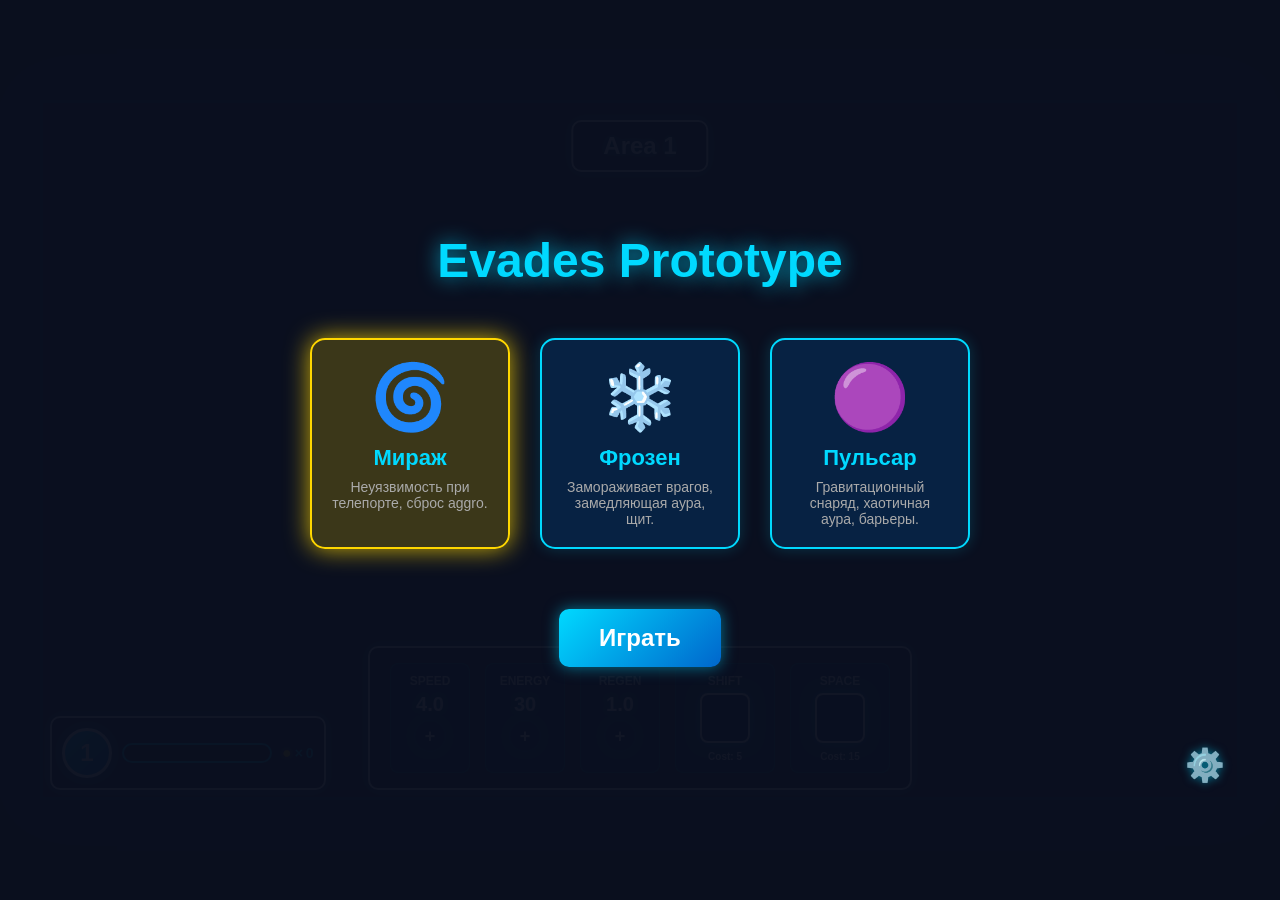
<file: index.html>
<!DOCTYPE html>
<html lang="ru">
<head>
    <meta charset="UTF-8">
    <meta name="viewport" content="width=device-width, initial-scale=1.0">
    <title>Evades Prototype</title>
    <link rel="stylesheet" href="css/style.css">
    <link rel="stylesheet" href="css/menu.css">
</head>
<body>
    <div id="mainMenu">
    <h1>Evades Prototype</h1>
    <div class="hero-grid" id="heroGrid">
        <!-- Заполним из JS -->
    </div>
    <button id="startButton">Играть</button>
</div>
    <div id="gameContainer">
        <canvas id="gameCanvas"></canvas>
        <div id="uiLayer"></div>
        <div id="settingsContainer">
    <div id="settingsButton">⚙️</div>
    <div id="settingsPanel" style="display: none;">
        <label for="languageSelect">Language</label>
        <select id="languageSelect">
            <option value="en">English</option>
            <option value="ru">Русский</option>
        </select>
    </div>
</div>
    </div>
    
    
    <!-- Подключаем главный файл как модуль -->
    <script type="module" src="js/main.js"></script>
</body>
</html>
</file>
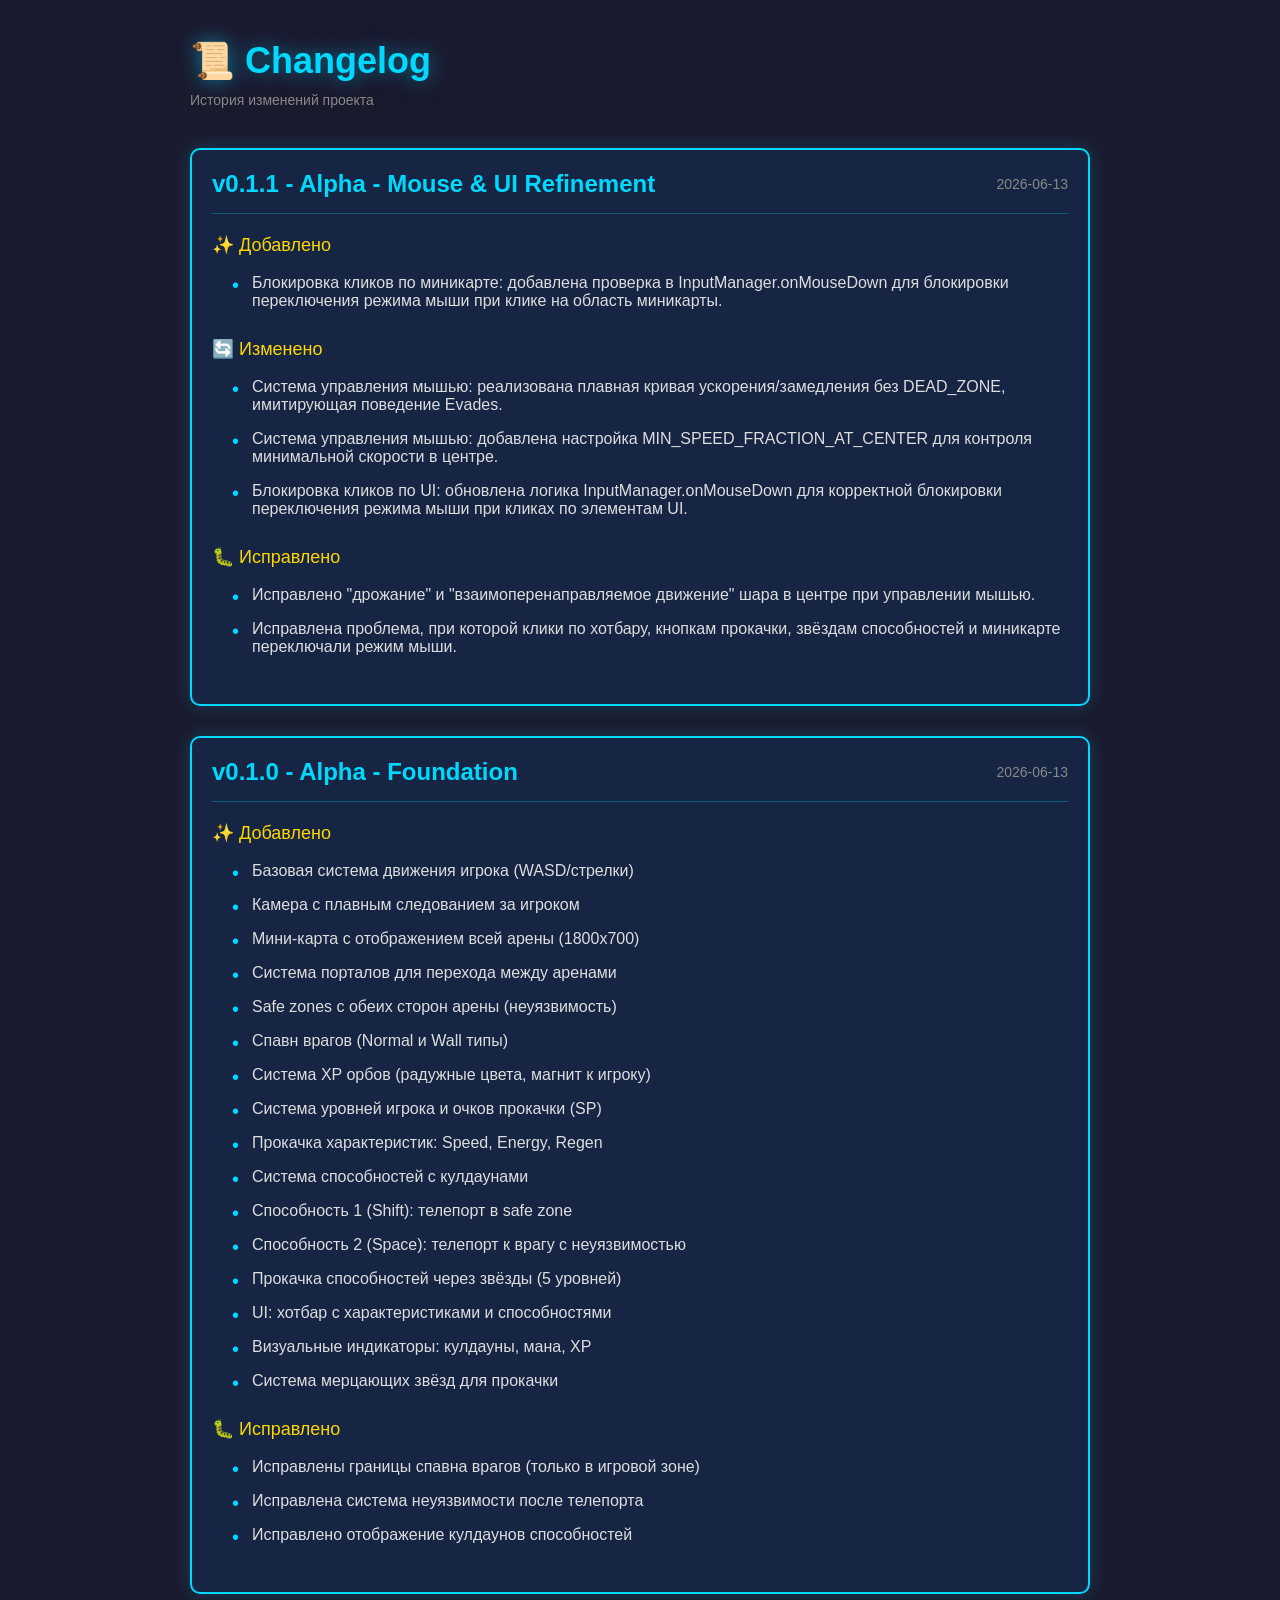
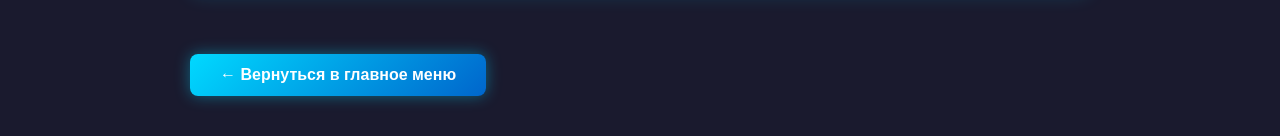
<file: version.html>
<!DOCTYPE html>
<html lang="ru">
<head>
    <meta charset="UTF-8">
    <meta name="viewport" content="width=device-width, initial-scale=1.0">
    <title>Changelog</title>
    <style>
        * {
            margin: 0;
            padding: 0;
            box-sizing: border-box;
        }
        
        body {
            background: #1a1a2e;
            color: white;
            font-family: 'Segoe UI', Tahoma, Geneva, Verdana, sans-serif;
            padding: 40px;
            min-height: 100vh;
        }
        
        .container {
            max-width: 900px;
            margin: 0 auto;
        }
        
        h1 {
            color: #00d9ff;
            font-size: 36px;
            margin-bottom: 10px;
            text-shadow: 0 0 20px rgba(0, 217, 255, 0.5);
        }
        
        .version-info {
            color: #888;
            font-size: 14px;
            margin-bottom: 40px;
        }
        
        .release {
            background: rgba(0, 80, 150, 0.2);
            border: 2px solid #00d9ff;
            border-radius: 10px;
            padding: 20px;
            margin-bottom: 30px;
            box-shadow: 0 0 20px rgba(0, 217, 255, 0.2);
        }
        
        .release-header {
            display: flex;
            justify-content: space-between;
            align-items: center;
            margin-bottom: 20px;
            padding-bottom: 15px;
            border-bottom: 1px solid rgba(0, 217, 255, 0.3);
        }
        
        .release-title {
            font-size: 24px;
            color: #00d9ff;
            font-weight: bold;
        }
        
        .release-date {
            color: #888;
            font-size: 14px;
        }
        
        .change-group {
            margin-bottom: 20px;
        }
        
        .change-group-title {
            font-size: 18px;
            color: #FFD700;
            margin-bottom: 10px;
            display: flex;
            align-items: center;
            gap: 10px;
        }
        
        .change-list {
            list-style: none;
            padding-left: 20px;
        }
        
        .change-list li {
            padding: 8px 0;
            color: #ddd;
            position: relative;
            padding-left: 20px;
        }
        
        .change-list li:before {
            content: '•';
            position: absolute;
            left: 0;
            color: #00d9ff;
            font-size: 20px;
        }
        
        .back-button {
            display: inline-block;
            margin-top: 30px;
            padding: 12px 30px;
            background: linear-gradient(135deg, #00d9ff 0%, #0066cc 100%);
            color: white;
            text-decoration: none;
            border-radius: 8px;
            font-weight: bold;
            transition: all 0.3s;
            box-shadow: 0 0 15px rgba(0, 217, 255, 0.4);
        }
        
        .back-button:hover {
            transform: scale(1.05);
            box-shadow: 0 0 25px rgba(0, 217, 255, 0.8);
        }
    </style>
</head>
<body>
    <div class="container">
        <h1>📜 Changelog</h1>
        <div class="version-info">История изменений проекта</div>
        
        <div id="changelog-content"></div>
        
        <a href="index.html" class="back-button">← Вернуться в главное меню</a>
    </div>

    <script type="module">
        import { VERSION } from './js/version.js';
        
        function renderChangelog() {
            const container = document.getElementById('changelog-content');
            let html = '';
            
            for (const release of VERSION.changelog) {
                html += `
                    <div class="release">
                        <div class="release-header">
                            <div class="release-title">v${release.version} - ${release.name}</div>
                            <div class="release-date">${release.date}</div>
                        </div>
                `;
                
                const grouped = {
                    added: [],
                    changed: [],
                    fixed: [],
                    removed: []
                };
                
                for (const change of release.changes) {
                    if (grouped[change.type]) {
                        grouped[change.type].push(change.description);
                    }
                }
                
                const typeLabels = {
                    added: { icon: '✨', title: 'Добавлено' },
                    changed: { icon: '🔄', title: 'Изменено' },
                    fixed: { icon: '🐛', title: 'Исправлено' },
                    removed: { icon: '🗑️', title: 'Удалено' }
                };
                
                for (const [type, items] of Object.entries(grouped)) {
                    if (items.length > 0) {
                        html += `
                            <div class="change-group">
                                <div class="change-group-title">
                                    ${typeLabels[type].icon} ${typeLabels[type].title}
                                </div>
                                <ul class="change-list">
                                    ${items.map(item => `<li>${item}</li>`).join('')}
                                </ul>
                            </div>
                        `;
                    }
                }
                
                html += `</div>`;
            }
            
            container.innerHTML = html;
        }
        
        renderChangelog();
    </script>
</body>
</html>
</file>
<file: css/style.css>
/* ============================================
   RESET & BASE
   ============================================ */
* {
    margin: 0;
    padding: 0;
    box-sizing: border-box;
}

body {
    background: #1a1a2e;
    display: flex;
    justify-content: center;
    align-items: center;
    min-height: 100vh;
    font-family: 'Segoe UI', Tahoma, Geneva, Verdana, sans-serif;
    overflow: hidden;
    color: white;
}

/* ============================================
   GAME CONTAINER & CANVAS
   ============================================ */
#gameContainer {
    position: relative;
    box-shadow: 0 0 50px rgba(0, 150, 255, 0.3);
    overflow: hidden;
}

#gameCanvas {
    background: #16213e;
    display: block;
    border: 3px solid #0f3460;
    width: 1200px;
    height: 700px;
}

/* Интерфейс игры */
#uiLayer {
    position: absolute;
    top: 0;
    left: 0;
    width: 100%;
    height: 100%;
    z-index: 10;              /* UI поверх всего */
    pointer-events: none;     /* клики проходят сквозь пустые области */
}

#upgradeSpeed,
#upgradeEnergy,
#upgradeRegen,
.ability-stars span, /* Все звёзды способностей */
.ability-icon      /* Оба иконки способностей */
{
    pointer-events: auto;
}

/* ============================================
   AREA INFO (сверху по центру)
   ============================================ */
#areaInfo {
    position: absolute;
    top: 20px;
    left: 50%;
    transform: translateX(-50%);
    background: rgba(0, 20, 40, 0.9);
    padding: 10px 30px;
    border-radius: 10px;
    border: 2px solid #00d9ff;
    box-shadow: 0 0 15px rgba(0, 217, 255, 0.4);
}

.area-name {
    font-size: 24px;
    font-weight: bold;
    color: #00d9ff;
    text-shadow: 0 0 10px rgba(0, 217, 255, 0.6);
}

/* ============================================
   LEVEL INFO (слева внизу)
   ============================================ */
#levelInfo {
    position: absolute;
    bottom: 10px;
    left: 10px;
    display: flex;
    align-items: center;
    gap: 10px;
    background: rgba(0, 20, 40, 0.9);
    padding: 10px;
    border-radius: 10px;
    border: 2px solid #00d9ff;
}

.level-circle {
    width: 50px;
    height: 50px;
    border-radius: 50%;
    background: linear-gradient(135deg, #00d9ff 0%, #0066cc 100%);
    display: flex;
    align-items: center;
    justify-content: center;
    font-size: 24px;
    font-weight: bold;
    border: 3px solid #fff;
    box-shadow: 0 0 15px rgba(0, 217, 255, 0.6);
}

.xp-bar {
    width: 150px;
    height: 20px;
    background: #1a1a2e;
    border-radius: 10px;
    overflow: hidden;
    border: 2px solid #00d9ff;
}

.xp-fill {
    height: 100%;
    background: linear-gradient(90deg, #00ff88, #00d9ff);
    width: 0%;
    transition: width 0.3s;
    box-shadow: 0 0 10px rgba(0, 255, 136, 0.6);
}

.stat-points {
    font-size: 14px;
    color: #00d9ff;
    font-weight: bold;
    display: flex;
    align-items: center;
    gap: 3px;
}

.xp-orb-icon {
    color: #FFD700;
    font-size: 16px;
    text-shadow: 0 0 8px rgba(255, 215, 0, 0.8);
}

/* ============================================
   STATS PANEL (внизу по центру)
   ============================================ */
#statsPanel {
    position: absolute;
    bottom: 10px;
    left: 50%;
    transform: translateX(-50%);
    display: flex;
    gap: 15px;
    background: rgba(0, 20, 40, 0.9);
    padding: 15px 20px;
    border-radius: 10px;
    border: 2px solid #00d9ff;
    box-shadow: 0 0 20px rgba(0, 217, 255, 0.3);
}

.stat-box {
    text-align: center;
    background: rgba(0, 80, 150, 0.3);
    padding: 10px;
    border-radius: 8px;
    min-width: 80px;
    border: 1px solid rgba(0, 217, 255, 0.3);
}

.stat-label {
    font-size: 12px;
    color: #00d9ff;
    margin-bottom: 5px;
    font-weight: bold;
    text-transform: uppercase;
}

.stat-value {
    font-size: 20px;
    font-weight: bold;
    color: #00d9ff;
    text-shadow: 0 0 5px rgba(0, 217, 255, 0.5);
}

/* ============================================
   UPGRADE BUTTONS
   ============================================ */
.upgrade-btn {
    margin-top: 5px;
    width: 30px;
    height: 30px;
    border: none;
    border-radius: 50%;
    background: linear-gradient(135deg, #00d9ff 0%, #0066cc 100%);
    color: #fff;
    font-weight: bold;
    font-size: 18px;
    cursor: pointer;
    pointer-events: auto;
    transition: all 0.2s;
    box-shadow: 0 0 10px rgba(0, 217, 255, 0.4);
}

.upgrade-btn:hover:not(:disabled) {
    background: linear-gradient(135deg, #fff 0%, #00d9ff 100%);
    transform: scale(1.1);
    box-shadow: 0 0 15px rgba(0, 217, 255, 0.8);
}

.upgrade-btn:disabled {
    background: #333;
    color: #666;
    cursor: not-allowed;
    transform: none;
    box-shadow: none;
}

.upgrade-btn.maxed {
    background: linear-gradient(135deg, #FFD700 0%, #FFA500 100%);
    color: #000;
    font-size: 10px;
    font-weight: bold;
    width: 40px;
    cursor: not-allowed;
    box-shadow: 0 0 10px rgba(255, 215, 0, 0.5);
}

.upgrade-btn.maxed:hover {
    transform: none;
    background: linear-gradient(135deg, #FFD700 0%, #FFA500 100%);
}

/* ============================================
   ENERGY & REGEN BOXES
   ============================================ */
#energyBox,
#regenBox {
    position: relative;
    transition: background 0.3s ease;
}

.energy-tooltip {
    position: absolute;
    top: -35px;
    left: 50%;
    transform: translateX(-50%);
    background: rgba(0, 20, 40, 0.95);
    color: #00d9ff;
    padding: 5px 10px;
    border-radius: 5px;
    font-size: 14px;
    font-weight: bold;
    border: 2px solid #00d9ff;
    white-space: nowrap;
    opacity: 0;
    pointer-events: none;
    transition: opacity 0.2s;
    z-index: 100;
}

.energy-tooltip::after {
    content: '';
    position: absolute;
    bottom: -6px;
    left: 50%;
    transform: translateX(-50%);
    width: 0;
    height: 0;
    border-left: 6px solid transparent;
    border-right: 6px solid transparent;
    border-top: 6px solid #00d9ff;
}

#regenBox:hover .energy-tooltip {
    opacity: 1;
}

/* ============================================
   ABILITY BOX
   ============================================ */
.ability-box {
    position: relative;
    min-width: 100px;
}

.ability-icon {
    width: 50px;
    height: 50px;
    background: linear-gradient(135deg, #00d9ff 0%, #0066cc 100%);
    border-radius: 8px;
    margin: 5px auto;
    position: relative;
    overflow: hidden;
    border: 2px solid #fff;
    box-shadow: 0 0 15px rgba(0, 217, 255, 0.6);
}

.ability-overlay {
    position: absolute;
    bottom: 0;
    left: 0;
    width: 100%;
    height: 0%;
    background: rgba(0, 0, 0, 0.75);
    transition: height 0.1s linear, opacity 0.1s;
    pointer-events: none;
}

.ability-icon.ready .ability-overlay {
    height: 0%;
    opacity: 0;
}

.ability-timer {
    position: absolute;
    top: 50%;
    left: 50%;
    transform: translate(-50%, -50%);
    font-size: 16px;
    font-weight: bold;
    color: #fff;
    z-index: 1;
    text-shadow: 0 0 5px rgba(0, 0, 0, 0.8);
}

.ability-cost {
    font-size: 10px;
    color: #00d9ff;
    text-align: center;
    margin-top: 3px;
    font-weight: bold;
}

/* ============================================
   ABILITY STARS
   ============================================ */
.ability-stars {
    display: flex;
    justify-content: center;
    margin-top: 5px;
    gap: 2px;
    pointer-events: auto;
}

.ability-stars span {
    font-size: 14px;
    cursor: default;
    transition: all 0.2s;
    pointer-events: auto;
    user-select: none;
}

.ability-stars span.active {
    color: var(--main-color);
    text-shadow: 0 0 10px var(--main-color);
}

.ability-stars span.inactive {
    color: var(--main-color-dark);
    opacity: 0.4;
}

.ability-stars span.blink {
    color: var(--main-color);
    animation: blinkStar 4s infinite ease-in-out;
    cursor: pointer;
}

.ability-stars span.blink:hover {
    animation: none;
    transform: scale(1.3);
    text-shadow: 0 0 15px var(--main-color);
    color: var(--main-color);
}

@keyframes blinkStar {
    0%, 100% { 
        opacity: 0.25; 
        transform: scale(0.85);
        text-shadow: 0 0 3px var(--main-color);
    }
    50% { 
        opacity: 0.9;
        transform: scale(1.05);
        text-shadow: 0 0 12px var(--main-color);
    }
}
/* Пульсация при отъёме энергии */
#regenBox.draining {
    animation: energyPulse 1s infinite ease-in-out;
}

@keyframes energyPulse {
    0% { transform: scale(1); }
    50% { transform: scale(1.05); }
    100% { transform: scale(1); }
}

/* Блокировка способностей */
.ability-icon.blocked {
    filter: grayscale(100%);
    opacity: 0.5;
}
/* Тема Миража */
#gameContainer.theme-mirage {
    --main-color: #00d9ff;
    --main-color-dark: #0066cc;
}

#gameContainer.theme-pulsar {
    --main-color: #800080;
    --main-color-dark: #400060;
}

/* Тема Frozen */
#gameContainer.theme-frozen {
    --main-color: #3399ff;         /* ярко-синий */
    --main-color-dark: #003366;    /* тёмно-синий */
    --bg-dark: rgba(0, 20, 50, 0.9);   /* тёмный фон панелей */
    --text-light: #e0f0ff;        /* светлый текст */
}

/* Используем переменные в нужных местах */
#areaInfo, #levelInfo, #statsPanel {
    border-color: var(--main-color);
    box-shadow: 0 0 15px rgba(0, 217, 255, 0.4);
    background: var(--bg-dark);
    color: var(--text-light);
}

.stat-label, .stat-value, .ability-cost, .area-name {
    color: var(--main-color);
}

.upgrade-btn {
    background: linear-gradient(135deg, var(--main-color) 0%, var(--main-color-dark) 100%);
}

.energy-tooltip {
    color: var(--main-color);
    border-color: var(--main-color);
}

.ability-icon {
    background: linear-gradient(135deg, var(--main-color) 0%, var(--main-color-dark) 100%);
    box-shadow: 0 0 15px rgba(0, 217, 255, 0.6);
}

.ability-stars span.active, .ability-stars span.blink {
    color: var(--main-color);
}

.ability-overlay,
.ability-timer {
    pointer-events: none;
}
/* Кастомный тултип для способностей */
.ability-tooltip {
    position: absolute;
    bottom: 75px;               /* чуть выше иконки */
    left: 50%;
    transform: translateX(-50%);
    width: 180px;               /* фиксированная ширина */
    min-height: 60px;           /* минимальная высота */
    background: rgba(0, 10, 25, 0.95);
    border: 1px solid var(--main-color, #00d9ff);
    border-radius: 8px;
    padding: 8px 6px;
    font-family: 'Segoe UI', Tahoma, Geneva, Verdana, sans-serif;
    font-size: 12px;
    line-height: 1.3;
    color: #e0f0ff;
    text-align: center;
    pointer-events: none;
    opacity: 0;
    transition: opacity 0.2s ease;
    z-index: 100;
    box-shadow: 0 0 10px rgba(0, 217, 255, 0.3);
}

.ability-tooltip .tooltip-desc {
    margin-bottom: 4px;
}

.ability-tooltip .tooltip-divider {
    width: 80%;
    height: 1px;
    background: var(--main-color, #00d9ff);
    margin: 4px auto;
    opacity: 0.6;
}

.ability-tooltip .tooltip-stats {
    font-size: 11px;
    color: #aaddff;
    word-wrap: break-word;
}

.ability-box:hover .ability-tooltip {
    opacity: 1;
}
/* ============================================
   КНОПКА НАСТРОЕК
   ============================================ */
#settingsContainer {
    position: absolute;
    bottom: 10px;
    right: 10px;
    z-index: 300;
    pointer-events: auto;
}

#settingsButton {
    width: 50px;
    height: 50px;
    font-size: 32px;
    cursor: pointer;
    user-select: none;
    background: transparent;
    border: none;
    display: flex;
    align-items: center;
    justify-content: center;
    transition: transform 0.2s;
    text-shadow: 0 0 8px rgba(0, 217, 255, 0.5);
}

#settingsButton:hover {
    transform: scale(1.15);
}

#settingsPanel {
    position: absolute;
    bottom: 50px;
    right: 0;
    background: rgba(0, 10, 25, 0.95);
    border: 1px solid #00d9ff;
    border-radius: 8px;
    padding: 10px 15px;
    color: #00d9ff;
    font-family: 'Segoe UI', Tahoma, Geneva, Verdana, sans-serif;
    font-size: 14px;
    min-width: 160px;
    box-shadow: 0 0 15px rgba(0, 217, 255, 0.3);
    white-space: nowrap;
}

#settingsPanel label {
    margin-right: 8px;
    vertical-align: middle;
}

#settingsPanel select {
    background: #0a1a2a;
    color: #00d9ff;
    border: 1px solid #00d9ff;
    border-radius: 4px;
    padding: 2px 5px;
    font-size: 14px;
    cursor: pointer;
    vertical-align: middle;
    max-width: 100px;
}

/* Радужный текст */
.rainbow-text {
    animation: rainbow 3s linear infinite;
}

@keyframes rainbow {
    0%   { color: #ff0000; }
    14%  { color: #ff8800; }
    28%  { color: #ffff00; }
    42%  { color: #00ff00; }
    57%  { color: #0088ff; }
    71%  { color: #0000ff; }
    85%  { color: #8800ff; }
    100% { color: #ff0000; }
}

/* Админ-панель */
#adminPanel {
    position: absolute;
    right: -420px;
    top: 50%;
    transform: translateY(-50%);
    width: 420px;
    height: 420px;
    z-index: 5;
    pointer-events: auto;
    transition: right 0.3s ease;
}

#adminPanel.open {
    right: -210px;
}

/* Кольцо */
.admin-ring-bg {
    position: absolute;
    top: 0;
    left: 0;
    width: 100%;
    height: 100%;
    background: radial-gradient(circle at 210px 210px,
        transparent 110px,
        rgba(0, 10, 25, 0.8) 110px,
        rgba(0, 10, 25, 0.8) 200px,
        transparent 200px);
    border-radius: 50%;
}

/* Радужная обводка – теперь ещё дальше от кнопок */
.admin-ring-bg::before {
    content: '';
    position: absolute;
    top: -4px;
    left: -4px;
    right: -4px;
    bottom: -4px;
    border-radius: 50%;
    background: conic-gradient(red, yellow, lime, cyan, blue, magenta, red);
    mask-image: radial-gradient(circle at 210px 210px,
        transparent 195px,
        black 195px,
        black 200px,
        transparent 200px);
    z-index: -1;
    animation: rainbowSpin 4s linear infinite;
}

@keyframes rainbowSpin {
    from { transform: rotate(0deg); }
    to { transform: rotate(360deg); }
}

/* Контейнер кнопок */
.admin-ring-inner {
    position: absolute;
    top: 0;
    left: 0;
    right: 0;
    bottom: 0;
    z-index: 1;
}

/* Кнопки */
.admin-btn {
    position: absolute;
    width: 48px;
    height: 26px;
    font-size: 11px;
    font-weight: bold;
    color: #fff;
    background: rgba(0, 20, 40, 0.9);
    border: 1px solid #00d9ff;
    border-radius: 4px;
    cursor: pointer;
    text-align: center;
    line-height: 24px;
    text-shadow: 0 0 4px rgba(0, 217, 255, 0.8);
    transition: all 0.2s;
    white-space: nowrap;
    overflow: hidden;
    text-overflow: ellipsis;
    padding: 0 2px;
    box-sizing: border-box;
}

.admin-btn:hover {
    background: rgba(0, 50, 80, 0.9);
    border-color: #FFD700;
    box-shadow: 0 0 10px rgba(255, 215, 0, 0.5);
    color: #FFD700;
}

.god-btn {
    border-color: #FFD700;
    color: #FFD700;
    text-shadow: 0 0 6px #FFD700;
}

.god-btn.god-active {
    background: rgba(255, 215, 0, 0.3);
    border-color: #FFA500;
    box-shadow: 0 0 15px rgba(255, 165, 0, 0.8);
    color: #fff;
}

/* Язычок */
.admin-tab {
    position: absolute;
    right: 10px;
    top: 50%;
    transform: translateY(-50%);
    width: 50px;
    height: 50px;
    background: rgba(0, 20, 40, 0.9);
    border: 2px solid #00d9ff;
    border-radius: 12px 0 0 12px;
    color: #00d9ff;
    font-size: 24px;
    text-align: center;
    line-height: 46px;
    cursor: pointer;
    z-index: 6;
    transition: background 0.2s;
}
.admin-tab:hover {
    background: rgba(0, 50, 80, 0.9);
}

#statsPanel, #areaInfo, #levelInfo, #settingsContainer,
#upgradeSpeed, #upgradeEnergy, #upgradeRegen,
.ability-stars span, .ability-icon, .ability-cost,
#adminPanel, #adminTab {
    pointer-events: auto;
}
/* Космический переливающийся текст (по буквам) */
.cosmic-char {
    animation: cosmicShift 4s infinite alternate ease-in-out;
    display: inline-block; /* чтобы работала задержка */
}

@keyframes cosmicShift {
    0% { color: #00d9ff; text-shadow: 0 0 8px #00d9ff; }
    50% { color: #6a0dad; text-shadow: 0 0 8px #6a0dad; }
    100% { color: #800080; text-shadow: 0 0 8px #800080; }
}
/* Диодная волна – каждая буква отдельно */
.wave-char {
    display: inline-block;
    animation: wavePulse infinite alternate ease-in-out;
    color: var(--wave-base, #400080);
    text-shadow: 0 0 6px var(--wave-base);
}

@keyframes wavePulse {
    0% {
        color: var(--wave-base, #400080);
        text-shadow: 0 0 6px var(--wave-base);
    }
    100% {
        color: var(--wave-bright, #ff66ff);
        text-shadow: 0 0 12px var(--wave-bright);
    }
}
</file>
<file: css/menu.css>
/* css/menu.css */
#mainMenu {
    position: absolute;
    top: 0;
    left: 0;
    width: 100%;
    height: 100%;
    background: rgba(10, 15, 30, 0.97);
    display: flex;
    flex-direction: column;
    align-items: center;
    justify-content: center;
    z-index: 200;
    color: #00d9ff;
    font-family: 'Segoe UI', Tahoma, Geneva, Verdana, sans-serif;
    user-select: none;
}

#mainMenu h1 {
    font-size: 48px;
    text-shadow: 0 0 20px rgba(0, 217, 255, 0.7);
    margin-bottom: 20px;
}

.hero-grid {
    display: flex;
    gap: 30px;
    margin: 30px 0;
}

.hero-card {
    width: 200px;
    padding: 20px;
    background: rgba(0, 80, 150, 0.3);
    border: 2px solid #00d9ff;
    border-radius: 15px;
    text-align: center;
    cursor: pointer;
    transition: all 0.3s ease;
    box-shadow: 0 0 15px rgba(0, 217, 255, 0.2);
}

.hero-card:hover {
    transform: scale(1.05);
    border-color: #fff;
    box-shadow: 0 0 25px rgba(0, 217, 255, 0.8);
}

.hero-card.selected {
    border-color: #FFD700;
    box-shadow: 0 0 25px rgba(255, 215, 0, 0.8);
    background: rgba(255, 215, 0, 0.2);
}

.hero-icon {
    font-size: 64px;
    margin-bottom: 10px;
}

.hero-name {
    font-size: 22px;
    font-weight: bold;
    margin-bottom: 8px;
    color: #00d9ff;
}

.hero-desc {
    font-size: 14px;
    color: #aaa;
    min-height: 40px;
}

#startButton {
    padding: 15px 40px;
    font-size: 24px;
    font-weight: bold;
    background: linear-gradient(135deg, #00d9ff, #0066cc);
    color: white;
    border: none;
    border-radius: 10px;
    cursor: pointer;
    transition: all 0.3s ease;
    box-shadow: 0 0 15px rgba(0, 217, 255, 0.5);
    margin-top: 30px;
}

#startButton:hover {
    transform: scale(1.05);
    box-shadow: 0 0 30px rgba(0, 217, 255, 0.9);
}
</file>
